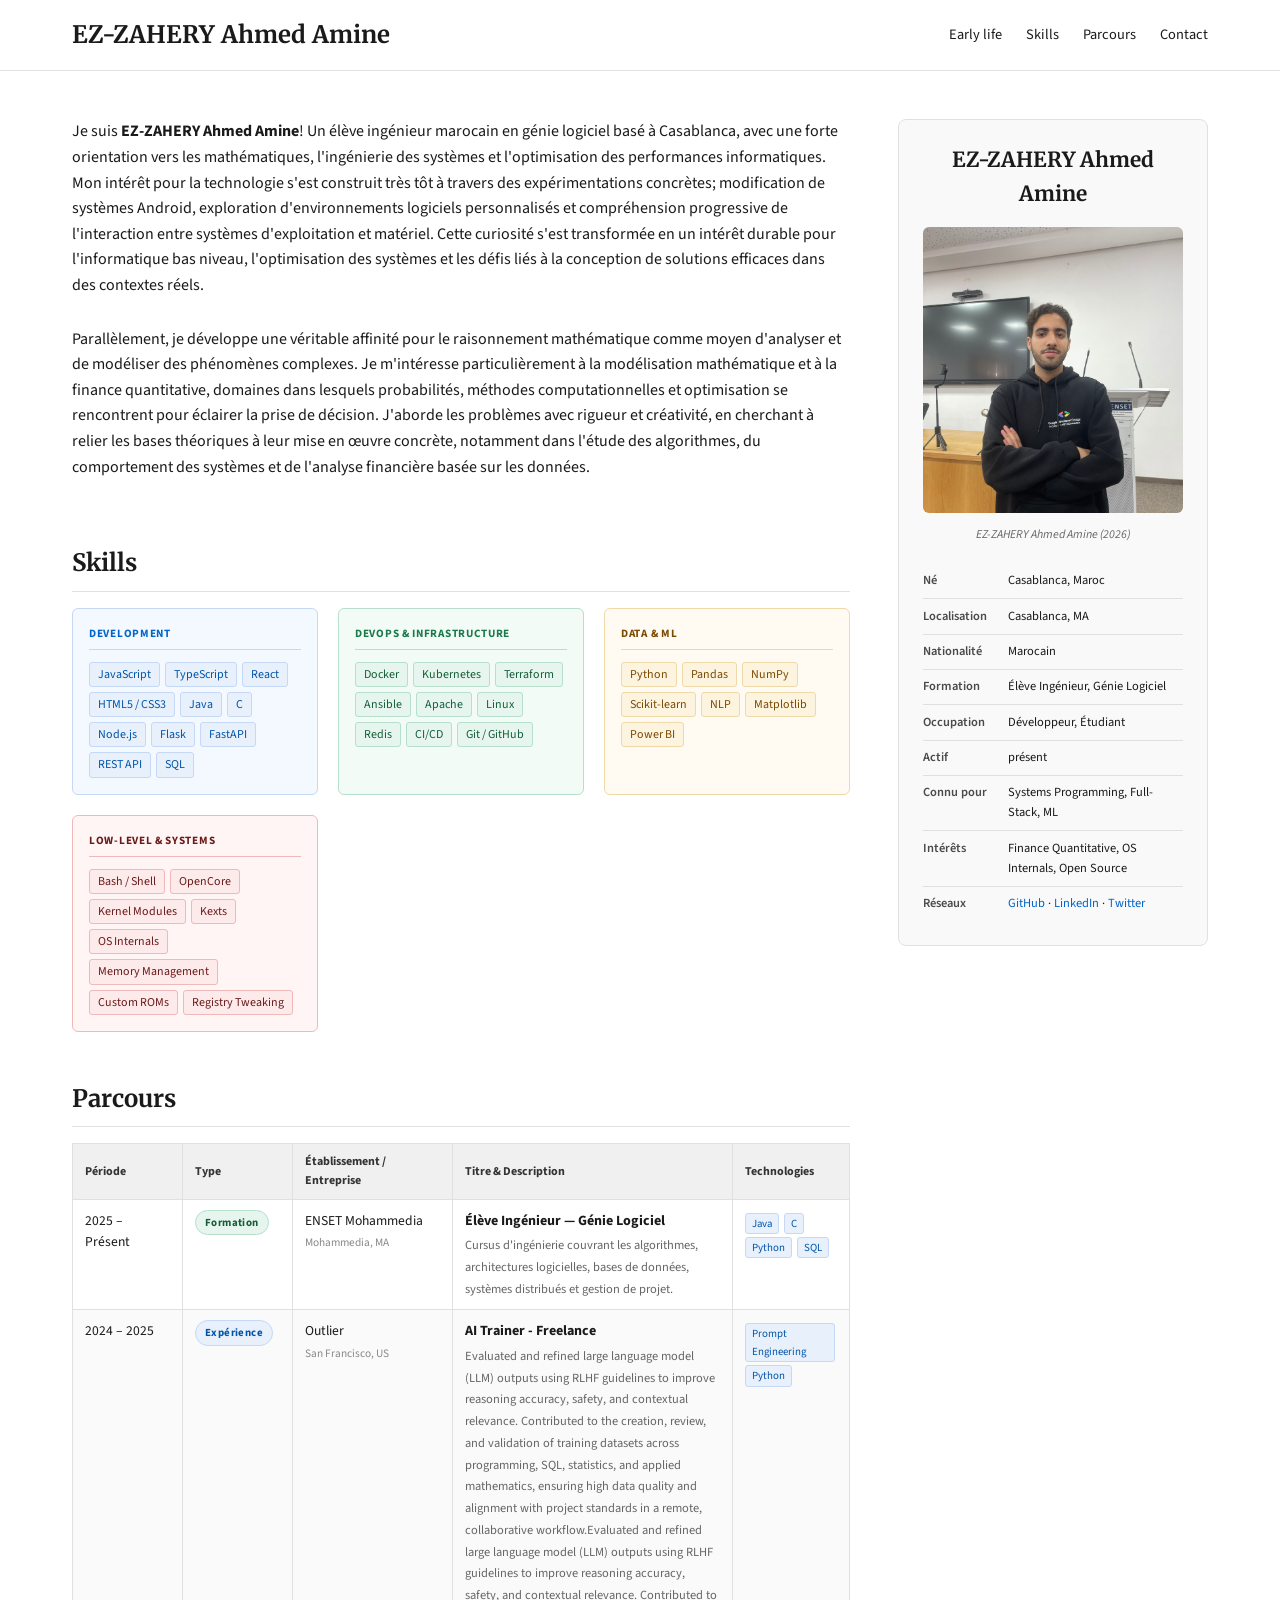
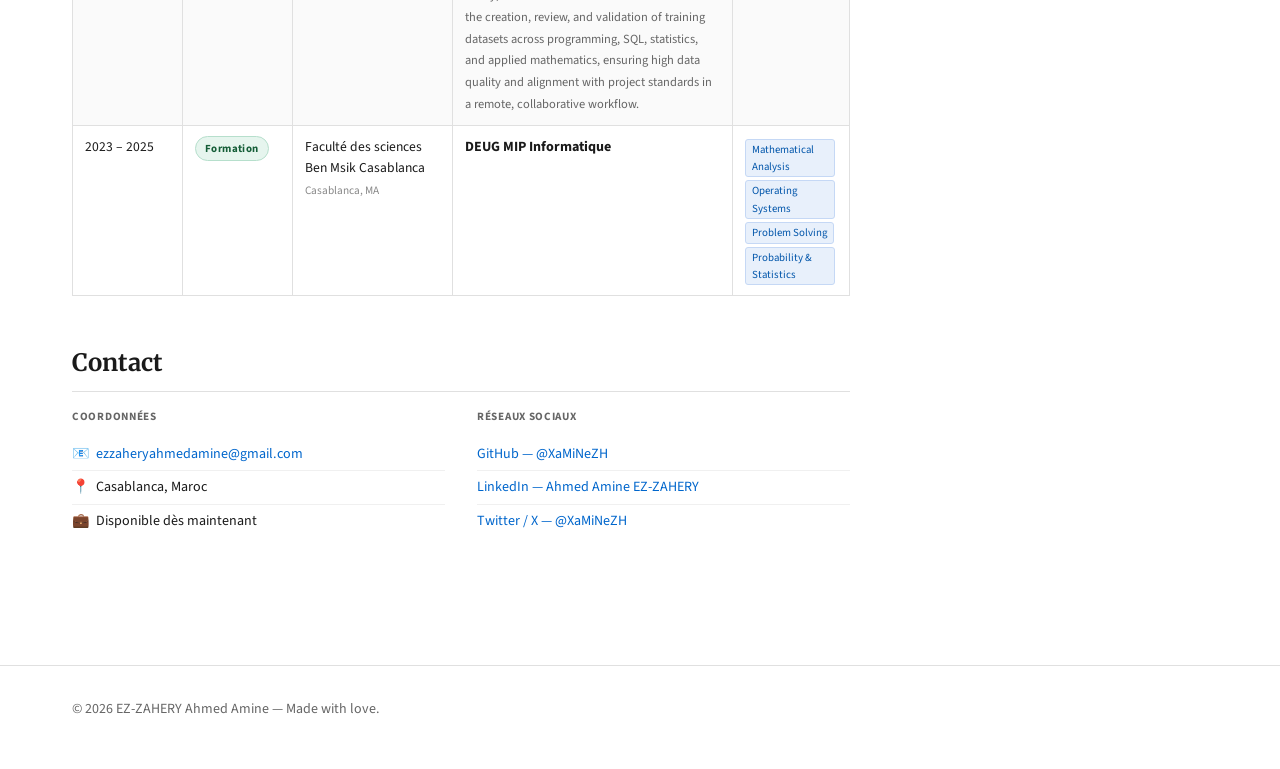
<file: tp1/index.html>
<!DOCTYPE html>
<html lang="fr">
<head>
    <meta charset="UTF-8">
    <meta name="viewport" content="width=device-width, initial-scale=1.0">
    <title>Amine's Portfolio</title>
    <link rel="preconnect" href="https://fonts.googleapis.com">
    <link rel="preconnect" href="https://fonts.gstatic.com" crossorigin>
    <link href="https://fonts.googleapis.com/css2?family=Merriweather:wght@400;700&family=Source+Sans+Pro:wght@400;500;600;700&display=swap" rel="stylesheet">
    <style>
        * { margin: 0; padding: 0; box-sizing: border-box; }

        body {
            font-family: 'Source Sans Pro', sans-serif;
            line-height: 1.6;
            color: #1a1a1a;
            background-color: #ffffff;
        }

        h1, h2, h3, h4, h5, h6 {
            font-family: 'Merriweather', serif;
            font-weight: 700;
            margin-top: 1.5rem;
            margin-bottom: 1rem;
        }

        h1 { font-size: 2.25rem; letter-spacing: -0.02em; }
        h2 { font-size: 1.875rem; }
        h3 { font-size: 1.5rem; }
        h4 { font-size: 1.125rem; }

        p { margin-bottom: 1rem; }
        a { color: #0066cc; text-decoration: none; }
        a:hover { text-decoration: underline; }
        a:visited { color: #5a3d8a; }
        strong, b { font-weight: 700; }
        em, i { font-style: italic; }

        nav {
            background-color: #ffffff;
            border-bottom: 1px solid #e0e0e0;
            padding: 1rem 0;
            position: sticky;
            top: 0;
            z-index: 100;
        }

        .nav-container {
            max-width: 1200px;
            margin: 0 auto;
            padding: 0 1rem;
            display: flex;
            justify-content: space-between;
            align-items: center;
        }

        @media (min-width: 640px)  { .nav-container { padding: 0 1.5rem; } }
        @media (min-width: 1024px) { .nav-container { padding: 0 2rem; } }

        .nav-brand {
            font-family: 'Merriweather', serif;
            font-size: 1.5rem;
            font-weight: 700;
            color: #1a1a1a;
            text-decoration: none;
        }

        .nav-links {
            display: flex;
            gap: 1.5rem;
            list-style: none;
        }

        .nav-links a {
            color: #1a1a1a;
            font-size: 0.9rem;
            transition: color 0.2s;
            text-decoration: none;
        }

        .nav-links a:hover { color: #0066cc; }

        @media (max-width: 768px) { .nav-links { display: none; } }

        .container {
            max-width: 1200px;
            margin: 0 auto;
            padding: 0 1rem;
        }

        @media (min-width: 640px)  { .container { padding: 0 1.5rem; } }
        @media (min-width: 1024px) { .container { padding: 0 2rem; } }

        main { padding: 3rem 0; }

        .content-wrapper {
            display: grid;
            grid-template-columns: 1fr 310px;
            gap: 3rem;
            align-items: start;
        }

        @media (max-width: 768px) {
            .content-wrapper { grid-template-columns: 1fr; gap: 2rem; }
        }

        .main-content { min-width: 0; }

        .profile-card {
            background-color: #f9f9f9;
            border: 1px solid #e0e0e0;
            border-radius: 8px;
            padding: 1.5rem;
            width: 100%;
            position: sticky;
            top: 72px;
        }

        @media (max-width: 768px) { .profile-card { position: static; } }

        .profile-card h2 {
            font-size: 1.3rem;
            margin-top: 0;
            margin-bottom: 1rem;
            text-align: center;
        }

        .hero-image-placeholder {
            width: 100%;
            aspect-ratio: 1 / 1.1;
            border-radius: 6px;
            margin-bottom: 0.75rem;
            background: linear-gradient(135deg, #dce6f1 0%, #b8ccdf 100%);
            display: flex;
            flex-direction: column;
            align-items: center;
            justify-content: center;
            color: #5a7fa3;
            font-size: 0.75rem;
            gap: 10px;
        }

        .avatar-circle {
            width: 72px;
            height: 72px;
            border-radius: 50%;
            background: #a0b8d0;
            display: flex;
            align-items: center;
            justify-content: center;
            font-size: 2.2rem;
            color: #fff;
        }

        .image-caption {
            font-size: 0.75rem;
            color: #666;
            font-style: italic;
            text-align: center;
            margin-bottom: 1.25rem;
        }

        .profile-card table {
            width: 100%;
            border-collapse: collapse;
            font-size: 0.78rem;
        }

        .profile-card table tbody tr { border-bottom: 1px solid #e0e0e0; }
        .profile-card table tbody tr:last-child { border-bottom: none; }

        .profile-card table td {
            padding: 0.45rem 0;
            padding-right: 0.5rem;
            vertical-align: top;
        }

        .profile-card table td:first-child {
            font-weight: 600;
            color: #4a4a4a;
            width: 85px;
            white-space: nowrap;
        }

        .profile-card table a { color: #0066cc; }

        section { margin-bottom: 3rem; }

        .section-heading {
            margin-top: 0;
            border-bottom: 1px solid #e0e0e0;
            padding-bottom: 0.5rem;
        }

        .prose { display: flex; flex-direction: column; gap: 0.75rem; }
        .intro-text { margin-bottom: 2rem; }

        /* ── SKILLS ── */
        .skills-grid {
            display: grid;
            grid-template-columns: repeat(auto-fill, minmax(200px, 1fr));
            gap: 1.25rem;
            margin-top: 1rem;
        }

        .skill-category {
            background: #f9f9f9;
            border: 1px solid #e0e0e0;
            border-radius: 6px;
            padding: 1rem;
        }

        .skill-category h5 {
            font-family: 'Source Sans Pro', sans-serif;
            font-size: 0.7rem;
            font-weight: 700;
            text-transform: uppercase;
            letter-spacing: 0.7px;
            color: #666;
            margin: 0 0 0.75rem 0;
            padding-bottom: 0.4rem;
            border-bottom: 1px solid #e0e0e0;
        }

        .skill-category.cat-dev h5    { color: #0066cc; border-color: #c5d8f5; }
        .skill-category.cat-devops h5 { color: #1a7a4a; border-color: #b6dfcc; }
        .skill-category.cat-data h5   { color: #7a4a00; border-color: #f0d9a8; }
        .skill-category.cat-low h5    { color: #6b1a1a; border-color: #f0b8b8; }

        .skill-category.cat-dev    { border-color: #c5d8f5; background: #f4f8ff; }
        .skill-category.cat-devops { border-color: #b6dfcc; background: #f3fbf7; }
        .skill-category.cat-data   { border-color: #f0d9a8; background: #fffbf3; }
        .skill-category.cat-low    { border-color: #f0b8b8; background: #fff5f5; }

        .skill-tags {
            display: flex;
            flex-wrap: wrap;
            gap: 5px;
            list-style: none;
        }

        .skill-tags li {
            font-size: 0.75rem;
            padding: 2px 8px;
            border-radius: 3px;
        }

        .cat-dev    .skill-tags li { background: #e8f0fb; color: #0055aa; border: 1px solid #c5d8f5; }
        .cat-devops .skill-tags li { background: #e6f5ee; color: #155e38; border: 1px solid #b6dfcc; }
        .cat-data   .skill-tags li { background: #fdf4e0; color: #7a4a00; border: 1px solid #f0d9a8; }
        .cat-low    .skill-tags li { background: #fdeaea; color: #6b1a1a; border: 1px solid #f0b8b8; }

        .timeline-table {
            width: 100%;
            border-collapse: collapse;
            font-size: 0.85rem;
            margin-top: 1rem;
        }

        .timeline-table th {
            background: #f0f0f0;
            font-family: 'Source Sans Pro', sans-serif;
            font-size: 0.75rem;
            font-weight: 700;
            text-align: left;
            padding: 8px 12px;
            border: 1px solid #e0e0e0;
            color: #333;
        }

        .timeline-table td {
            padding: 10px 12px;
            border: 1px solid #e0e0e0;
            vertical-align: top;
        }

        .timeline-table tr:nth-child(even) td { background: #fafafa; }

        .timeline-table .entry-title {
            font-weight: 700;
            display: block;
            margin-bottom: 2px;
            font-size: 0.88rem;
        }

        .timeline-table .entry-org {
            font-size: 0.8rem;
            color: #444;
            display: block;
            margin-bottom: 4px;
        }

        .timeline-table .entry-desc {
            font-size: 0.78rem;
            color: #666;
            line-height: 1.45;
        }

        .timeline-table .tech-pill {
            display: inline-block;
            font-size: 0.68rem;
            background: #e8f0fb;
            color: #0055aa;
            border: 1px solid #c5d8f5;
            border-radius: 3px;
            padding: 1px 6px;
            margin: 3px 2px 0 0;
        }

        /* Type badge */
        .type-badge {
            display: inline-block;
            font-family: 'Source Sans Pro', sans-serif;
            font-size: 0.68rem;
            font-weight: 700;
            letter-spacing: 0.4px;
            padding: 3px 9px;
            border-radius: 20px;
            white-space: nowrap;
        }

        .type-badge.formation {
            background: #e6f5ee;
            color: #155e38;
            border: 1px solid #b6dfcc;
        }

        .type-badge.experience {
            background: #e8f0fb;
            color: #0055aa;
            border: 1px solid #c5d8f5;
        }

        .col-period  { width: 110px; white-space: nowrap; }
        .col-type    { width: 110px; }
        .col-org     { width: 160px; }

        /* ── PROJECTS ── */
        .projects-grid {
            display: grid;
            grid-template-columns: repeat(auto-fill, minmax(220px, 1fr));
            gap: 1rem;
            margin-top: 1rem;
        }

        .project-card {
            border: 1px solid #e0e0e0;
            border-radius: 6px;
            padding: 1rem;
            background: #fff;
            transition: box-shadow 0.2s, border-color 0.2s;
        }

        .project-card:hover {
            box-shadow: 0 2px 12px rgba(0,0,0,0.08);
            border-color: #b0c8e8;
        }

        .project-card h4 { font-size: 0.95rem; margin: 0 0 0.4rem; }

        .project-tag {
            display: inline-block;
            font-size: 0.7rem;
            background: #e8f0fb;
            color: #0066cc;
            border: 1px solid #c5d8f5;
            border-radius: 3px;
            padding: 1px 7px;
            margin-bottom: 0.6rem;
        }

        .project-card p { font-size: 0.82rem; color: #555; margin: 0; line-height: 1.5; }

        /* ── CONTACT ── */
        .contact-cols {
            display: grid;
            grid-template-columns: 1fr 1fr;
            gap: 2rem;
            margin-top: 1rem;
        }

        @media (max-width: 560px) { .contact-cols { grid-template-columns: 1fr; } }

        .contact-block h5 {
            font-family: 'Source Sans Pro', sans-serif;
            font-size: 0.7rem;
            font-weight: 700;
            text-transform: uppercase;
            letter-spacing: 0.7px;
            color: #666;
            margin: 0 0 0.75rem;
        }

        .contact-block ul { list-style: none; }

        .contact-block ul li {
            font-size: 0.88rem;
            padding: 5px 0;
            border-bottom: 1px solid #f0f0f0;
        }

        .contact-block ul li:last-child { border-bottom: none; }

        footer {
            border-top: 1px solid #e0e0e0;
            padding: 2rem 0;
            margin-top: 2rem;
            font-size: 0.875rem;
            color: #666;
        }

        .footer-inner {
            display: flex;
            justify-content: space-between;
            align-items: center;
            flex-wrap: wrap;
            gap: 12px;
        }

        .footer-badges { display: flex; gap: 8px; }

        .badge {
            font-size: 0.7rem;
            background: #f0f0f0;
            border: 1px solid #e0e0e0;
            padding: 3px 8px;
            border-radius: 3px;
            color: #666;
        }
    </style>
</head>
<body>

<nav>
    <div class="nav-container">
        <a href="#" class="nav-brand">EZ-ZAHERY Ahmed Amine</a>
        <ul class="nav-links">
            <li><a href="#a-propos">Early life</a></li>
            <li><a href="#competences">Skills</a></li>
            <li><a href="#parcours">Parcours</a></li>
            <li><a href="#contact">Contact</a></li>
        </ul>
    </div>
</nav>

<main>
    <div class="container">
        <div class="content-wrapper">

            <div class="main-content">


                <section id="a-propos">
                    <div class="prose intro-text">
                        <p>
                            Je suis <strong>EZ-ZAHERY Ahmed Amine</strong>! Un élève ingénieur marocain en génie logiciel basé à Casablanca, avec une forte orientation vers les mathématiques, l'ingénierie des systèmes et l'optimisation des performances informatiques. Mon intérêt pour la technologie s'est construit très tôt à travers des expérimentations concrètes; modification de systèmes Android, exploration d'environnements logiciels personnalisés et compréhension progressive de l'interaction entre systèmes d'exploitation et matériel. Cette curiosité s'est transformée en un intérêt durable pour l'informatique bas niveau, l'optimisation des systèmes et les défis liés à la conception de solutions efficaces dans des contextes réels.
                        </p>
                        <p>
                          Parallèlement, je développe une véritable affinité pour le raisonnement mathématique comme moyen d'analyser et de modéliser des phénomènes complexes. Je m'intéresse particulièrement à la modélisation mathématique et à la finance quantitative, domaines dans lesquels probabilités, méthodes computationnelles et optimisation se rencontrent pour éclairer la prise de décision. J'aborde les problèmes avec rigueur et créativité, en cherchant à relier les bases théoriques à leur mise en œuvre concrète, notamment dans l'étude des algorithmes, du comportement des systèmes et de l'analyse financière basée sur les données.
                        </p>
                    </div>
                </section>


                <section id="competences">
                    <h3 class="section-heading">Skills</h3>
                    <div class="skills-grid">
                        <div class="skill-category cat-dev">
                            <h5>Development</h5>
                            <ul class="skill-tags">
                                <li>JavaScript</li>
                                <li>TypeScript</li>
                                <li>React</li>
                                <li>HTML5 / CSS3</li>
                                <li>Java</li>
                                <li>C</li>
                                <li>Node.js</li>
                                <li>Flask</li>
                                <li>FastAPI</li>
                                <li>REST API</li>
                                <li>SQL</li>
                            </ul>
                        </div>
                        <div class="skill-category cat-devops">
                            <h5>DevOps &amp; Infrastructure</h5>
                            <ul class="skill-tags">
                                <li>Docker</li>
                                <li>Kubernetes</li>
                                <li>Terraform</li>
                                <li>Ansible</li>
                                <li>Apache</li>
                                <li>Linux</li>
                                <li>Redis</li>
                                <li>CI/CD</li>
                                <li>Git / GitHub</li>
                            </ul>
                        </div>
                        <div class="skill-category cat-data">
                            <h5>Data &amp; ML</h5>
                            <ul class="skill-tags">
                                <li>Python</li>
                                <li>Pandas</li>
                                <li>NumPy</li>
                                <li>Scikit-learn</li>
                                <li>NLP</li>
                                <li>Matplotlib</li>
                                <li>Power BI</li>
                            </ul>
                        </div>
                        <div class="skill-category cat-low">
                            <h5>Low-Level &amp; Systems</h5>
                            <ul class="skill-tags">
                                <li>Bash / Shell</li>
                                <li>OpenCore</li>
                                <li>Kernel Modules</li>
                                <li>Kexts</li>
                                <li>OS Internals</li>
                                <li>Memory Management</li>
                                <li>Custom ROMs</li>
                                <li>Registry Tweaking</li>
                            </ul>
                        </div>
                    </div>
                </section>


                <section id="parcours">
                    <h3 class="section-heading">Parcours</h3>

                    <table class="timeline-table" role="table" aria-label="Parcours académique et professionnel">
                        <thead>
                            <tr>
                                <th scope="col" class="col-period">Période</th>
                                <th scope="col" class="col-type">Type</th>
                                <th scope="col" class="col-org">Établissement / Entreprise</th>
                                <th scope="col">Titre &amp; Description</th>
                                <th scope="col">Technologies</th>
                            </tr>
                        </thead>
                        <tbody>
                            <tr>
                                <td>2025 – Présent</td>
                                <td><span class="type-badge formation">Formation</span></td>
                                <td>
                                    ENSET Mohammedia<br>
                                    <small style="color:#888">Mohammedia, MA</small>
                                </td>
                                <td>
                                    <span class="entry-title">Élève Ingénieur — Génie Logiciel</span>
                                    <span class="entry-desc">Cursus d'ingénierie couvrant les algorithmes, architectures logicielles, bases de données, systèmes distribués et gestion de projet.</span>
                                </td>
                                <td>
                                    <span class="tech-pill">Java</span>
                                    <span class="tech-pill">C</span>
                                    <span class="tech-pill">Python</span>
                                    <span class="tech-pill">SQL</span>
                                </td>
                            </tr>
                            <tr>
                                <td>2024 – 2025</td>
                                <td><span class="type-badge experience">Expérience</span></td>
                                <td>
                                    Outlier<br>
                                    <small style="color:#888">San Francisco, US</small>
                                </td>
                                <td>
                                    <span class="entry-title">AI Trainer - Freelance</span>
                                    <span class="entry-desc">Evaluated and refined large language model (LLM) outputs using RLHF guidelines to improve reasoning accuracy, safety, and contextual relevance. Contributed to the creation, review, and validation of training datasets across programming, SQL, statistics, and applied mathematics, ensuring high data quality and alignment with project standards in a remote, collaborative workflow.Evaluated and refined large language model (LLM) outputs using RLHF guidelines to improve reasoning accuracy, safety, and contextual relevance. Contributed to the creation, review, and validation of training datasets across programming, SQL, statistics, and applied mathematics, ensuring high data quality and alignment with project standards in a remote, collaborative workflow.</span>
                                </td>
                                <td>
                                    <span class="tech-pill">Prompt Engineering</span>
                                    <span class="tech-pill">Python</span>
                                </td>
                            </tr>
                            <tr>
                                <td>2023 – 2025</td>
                                <td><span class="type-badge formation">Formation</span></td>
                                <td>
                                    Faculté des sciences Ben Msik Casablanca<br>
                                    <small style="color:#888">Casablanca, MA</small>
                                </td>
                                <td>
                                    <span class="entry-title">DEUG MIP Informatique</span>
                                <td>
                                    <span class="tech-pill">Mathematical Analysis</span>
                                    <span class="tech-pill">Operating Systems</span>
                                    <span class="tech-pill">Problem Solving</span>
                                    <span class="tech-pill">Probability & Statistics</span>
                                </td>
                            </tr>
                            </tr>
                        </tbody>
                    </table>
                </section>
                <section id="contact">
                    <h3 class="section-heading">Contact</h3>
                    <div class="contact-cols">
                        <div class="contact-block">
                            <h5>Coordonnées</h5>
                            <ul>
                                <li>📧 &nbsp;<a href="mailto:ezzaheryahmedamine@gmail.com">ezzaheryahmedamine@gmail.com</a></li>
                                <li>📍 &nbsp;Casablanca, Maroc</li>
                                <li>💼 &nbsp;Disponible dès maintenant</li>
                            </ul>
                        </div>
                        <div class="contact-block">
                            <h5>Réseaux sociaux</h5>
                            <ul>
                                <li><a href="https://github.com/XaMiNeZH" target="_blank" rel="noopener noreferrer">GitHub — @XaMiNeZH</a></li>
                                <li><a href="https://linkedin.com/in/ahmed-amine-ez-zahery" target="_blank" rel="noopener noreferrer">LinkedIn — Ahmed Amine EZ-ZAHERY</a></li>
                                <li><a href="https://twitter.com/XaMiNeZH" target="_blank" rel="noopener noreferrer">Twitter / X — @XaMiNeZH</a></li>
                            </ul>
                        </div>
                    </div>
                </section>

            </div>
            <aside class="profile-card">
                <h2>EZ-ZAHERY Ahmed Amine</h2>

                <img src="./IMG_8576.JPEG" alt="EZ-ZAHERY Ahmed Amine, Casablanca 2024" style="width:100%; border-radius:6px; margin-bottom:0.75rem; display:block; object-fit:cover; aspect-ratio: 1 / 1.1;">
                <p class="image-caption">EZ-ZAHERY Ahmed Amine (2026)</p>

                <table>
                    <tbody>
                        <tr>
                            <td>Né</td>
                            <td>Casablanca, Maroc</td>
                        </tr>
                        <tr>
                            <td>Localisation</td>
                            <td>Casablanca, MA</td>
                        </tr>
                        <tr>
                            <td>Nationalité</td>
                            <td>Marocain</td>
                        </tr>
                        <tr>
                            <td>Formation</td>
                            <td>Élève Ingénieur, Génie Logiciel</td>
                        </tr>
                        <tr>
                            <td>Occupation</td>
                            <td>Développeur, Étudiant</td>
                        </tr>
                        <tr>
                            <td>Actif</td>
                            <td>présent</td>
                        </tr>
                        <tr>
                            <td>Connu pour</td>
                            <td>Systems Programming, Full-Stack, ML</td>
                        </tr>
                        <tr>
                            <td>Intérêts</td>
                            <td>Finance Quantitative, OS Internals, Open Source</td>
                        </tr>
                        <tr>
                            <td>Réseaux</td>
                            <td>
                                <a href="https://github.com/XaMiNeZH" target="_blank" rel="noopener noreferrer">GitHub</a> ·
                                <a href="https://linkedin.com/in/ahmed-amine-ez-zahery" target="_blank" rel="noopener noreferrer">LinkedIn</a> ·
                                <a href="https://twitter.com/XaMiNeZH" target="_blank" rel="noopener noreferrer">Twitter</a>
                            </td>
                        </tr>
                    </tbody>
                </table>
            </aside>

        </div>
    </div>
</main>

<footer>
    <div class="container">
        <div class="footer-inner">
            <p>© 2026 EZ-ZAHERY Ahmed Amine — Made with love.</p>
            <div class="footer-badges">
            </div>
        </div>
    </div>
</footer>

</body>
</html>
</file>
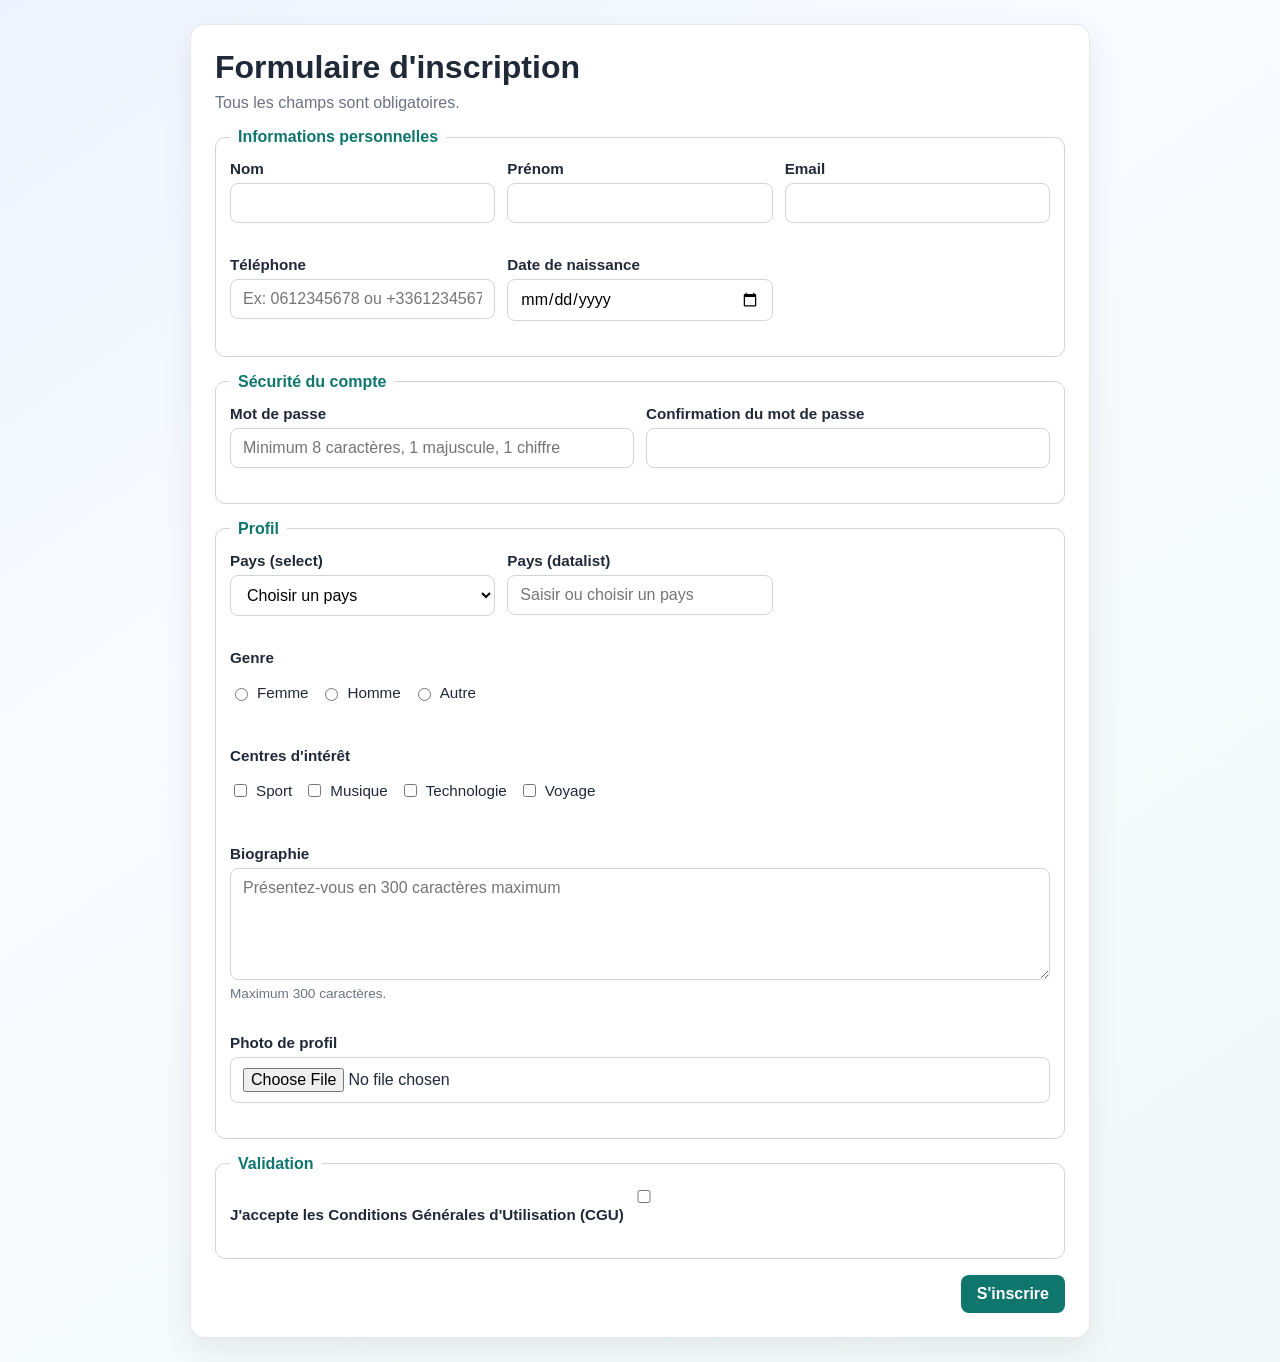
<file: tp2/index.html>
<!doctype html>
<html lang="fr">
  <head>
  <meta charset="UTF-8">
  <meta name="viewport" content="width=device-width, initial-scale=1.0">
  <title>Formulaire d'inscription</title>
  <link rel="stylesheet" href="styles.css">
 
  </head>
  </head>
  <body>
    <main class="container">
      <h1>Formulaire d'inscription</h1>
      <p class="note">Tous les champs sont obligatoires.</p>

      <form id="inscriptionForm" novalidate>
        <fieldset>
          <legend>Informations personnelles</legend>
          <div class="grid">
            <div class="field">
              <label for="nom">Nom</label>
              <input
                id="nom"
                name="nom"
                type="text"
                required
                autocomplete="family-name"
              />
              <small class="error-text" id="nom-error"></small>
            </div>

            <div class="field">
              <label for="prenom">Prénom</label>
              <input
                id="prenom"
                name="prenom"
                type="text"
                required
                autocomplete="given-name"
              />
              <small class="error-text" id="prenom-error"></small>
            </div>

            <div class="field">
              <label for="email">Email</label>
              <input
                id="email"
                name="email"
                type="email"
                required
                autocomplete="email"
              />
              <small class="error-text" id="email-error"></small>
            </div>

            <div class="field">
              <label for="telephone">Téléphone</label>
              <input
                id="telephone"
                name="telephone"
                type="tel"
                required
                autocomplete="tel"
                pattern="^(?:\\+33|0)[1-9](?:[\\s.-]?\\d{2}){4}$"
                placeholder="Ex: 0612345678 ou +33612345678"
              />
              <small class="error-text" id="telephone-error"></small>
            </div>

            <div class="field">
              <label for="dateNaissance">Date de naissance</label>
              <input
                id="dateNaissance"
                name="dateNaissance"
                type="date"
                required
                autocomplete="bday"
              />
              <small class="error-text" id="dateNaissance-error"></small>
            </div>
          </div>
        </fieldset>

        <fieldset>
          <legend>Sécurité du compte</legend>
          <div class="grid">
            <div class="field">
              <label for="motDePasse">Mot de passe</label>
              <input
                id="motDePasse"
                name="motDePasse"
                type="password"
                required
                minlength="8"
                autocomplete="new-password"
                pattern="^(?=.*[A-Z])(?=.*\\d).{8,}$"
                placeholder="Minimum 8 caractères, 1 majuscule, 1 chiffre"
              />
              <small class="error-text" id="motDePasse-error"></small>
            </div>

            <div class="field">
              <label for="confirmationMotDePasse"
                >Confirmation du mot de passe</label
              >
              <input
                id="confirmationMotDePasse"
                name="confirmationMotDePasse"
                type="password"
                required
                autocomplete="new-password"
              />
              <small
                class="error-text"
                id="confirmationMotDePasse-error"
              ></small>
            </div>
          </div>
        </fieldset>

        <fieldset>
          <legend>Profil</legend>
          <div class="grid">
            <div class="field">
              <label for="paysSelect">Pays (select)</label>
              <select
                id="paysSelect"
                name="paysSelect"
                required
                autocomplete="country-name"
              >
                <option value="">Choisir un pays</option>
                <option value="France">France</option>
                <option value="Belgique">Belgique</option>
                <option value="Suisse">Suisse</option>
                <option value="Canada">Canada</option>
                <option value="Maroc">Maroc</option>
                <option value="Tunisie">Tunisie</option>
              </select>
              <small class="error-text" id="paysSelect-error"></small>
            </div>

            <div class="field">
              <label for="paysDatalist">Pays (datalist)</label>
              <input
                id="paysDatalist"
                name="paysDatalist"
                list="listePays"
                required
                autocomplete="country-name"
                placeholder="Saisir ou choisir un pays"
              />
              <datalist id="listePays">
                <option value="France"></option>
                <option value="Belgique"></option>
                <option value="Suisse"></option>
                <option value="Canada"></option>
                <option value="Maroc"></option>
                <option value="Algérie"></option>
                <option value="Tunisie"></option>
                <option value="Espagne"></option>
                <option value="Allemagne"></option>
              </datalist>
              <small class="error-text" id="paysDatalist-error"></small>
            </div>

            <div class="field field-full">
              <label>Genre</label>
              <div class="inline-options" id="genreGroup">
                <label
                  ><input
                    type="radio"
                    name="genre"
                    value="femme"
                    required
                    autocomplete="sex"
                  />
                  Femme</label
                >
                <label
                  ><input
                    type="radio"
                    name="genre"
                    value="homme"
                    required
                    autocomplete="sex"
                  />
                  Homme</label
                >
                <label
                  ><input
                    type="radio"
                    name="genre"
                    value="autre"
                    required
                    autocomplete="sex"
                  />
                  Autre</label
                >
              </div>
              <small class="error-text" id="genre-error"></small>
            </div>

            <div class="field field-full">
              <label>Centres d'intérêt</label>
              <div class="inline-options" id="interetsGroup">
                <label
                  ><input type="checkbox" name="interets" value="sport" />
                  Sport</label
                >
                <label
                  ><input type="checkbox" name="interets" value="musique" />
                  Musique</label
                >
                <label
                  ><input type="checkbox" name="interets" value="technologie" />
                  Technologie</label
                >
                <label
                  ><input type="checkbox" name="interets" value="voyage" />
                  Voyage</label
                >
              </div>
              <small class="error-text" id="interets-error"></small>
            </div>

            <div class="field field-full">
              <label for="biographie">Biographie</label>
              <textarea
                id="biographie"
                name="biographie"
                rows="5"
                maxlength="300"
                required
                autocomplete="off"
                placeholder="Présentez-vous en 300 caractères maximum"
              ></textarea>
              <small class="hint">Maximum 300 caractères.</small>
              <small class="error-text" id="biographie-error"></small>
            </div>

            <div class="field field-full">
              <label for="photo">Photo de profil</label>
              <input
                id="photo"
                name="photo"
                type="file"
                accept="image/*"
                required
                autocomplete="off"
              />
              <small class="error-text" id="photo-error"></small>
            </div>
          </div>
        </fieldset>

        <fieldset>
          <legend>Validation</legend>
          <div class="field field-full">
            <label>
              <input
                id="cgu"
                name="cgu"
                type="checkbox"
                required
                autocomplete="off"
              />
              J'accepte les Conditions Générales d'Utilisation (CGU)
            </label>
            <small class="error-text" id="cgu-error"></small>
          </div>
        </fieldset>

        <div class="actions">
          <button type="submit">S'inscrire</button>
        </div>
      </form>
    </main>

    <script>
      const form = document.getElementById("inscriptionForm");
      const birthDateInput = document.getElementById("dateNaissance");
      const passwordInput = document.getElementById("motDePasse");
      const confirmInput = document.getElementById("confirmationMotDePasse");
      const interests = Array.from(
        document.querySelectorAll('input[name="interets"]'),
      );

      const customMessages = {
        nom: "Veuillez saisir votre nom.",
        prenom: "Veuillez saisir votre prénom.",
        email: {
          valueMissing: "Veuillez saisir votre adresse email.",
          typeMismatch: "Veuillez saisir une adresse email valide.",
        },
        telephone: {
          valueMissing: "Veuillez saisir votre numéro de téléphone.",
          patternMismatch:
            "Numéro invalide. Format français attendu (ex: 0612345678).",
        },
        dateNaissance: {
          valueMissing: "Veuillez indiquer votre date de naissance.",
          rangeOverflow: "Vous devez avoir au moins 18 ans pour vous inscrire.",
        },
        motDePasse: {
          valueMissing: "Veuillez saisir un mot de passe.",
          tooShort: "Le mot de passe doit contenir au moins 8 caractères.",
          patternMismatch:
            "Le mot de passe doit contenir 1 majuscule et 1 chiffre minimum.",
        },
        confirmationMotDePasse: {
          valueMissing: "Veuillez confirmer votre mot de passe.",
          customError: "Les deux mots de passe doivent être identiques.",
        },
        paysSelect: "Veuillez sélectionner un pays.",
        paysDatalist: "Veuillez saisir un pays dans la liste proposée.",
        biographie: {
          valueMissing: "Veuillez rédiger une courte biographie.",
          tooLong: "Votre biographie ne doit pas dépasser 300 caractères.",
        },
        photo: "Veuillez ajouter une photo de profil.",
        cgu: "Vous devez accepter les CGU pour continuer.",
      };

      function formatDateISO(date) {
        const y = date.getFullYear();
        const m = String(date.getMonth() + 1).padStart(2, "0");
        const d = String(date.getDate()).padStart(2, "0");
        return `${y}-${m}-${d}`;
      }

      function setAgeLimit() {
        const today = new Date();
        const adultDate = new Date(
          today.getFullYear() - 18,
          today.getMonth(),
          today.getDate(),
        );
        birthDateInput.max = formatDateISO(adultDate);
      }

      function validatePasswordMatch() {
        if (confirmInput.value && confirmInput.value !== passwordInput.value) {
          confirmInput.setCustomValidity(
            "Les mots de passe ne correspondent pas.",
          );
        } else {
          confirmInput.setCustomValidity("");
        }
      }

      function validateInterestsGroup() {
        const oneChecked = interests.some((checkbox) => checkbox.checked);
        const target = interests[0];
        if (!oneChecked) {
          target.setCustomValidity(
            "Veuillez sélectionner au moins un centre d'intérêt.",
          );
        } else {
          target.setCustomValidity("");
        }
        return oneChecked;
      }

      function getMessage(input) {
        const entry = customMessages[input.id] || "Ce champ est invalide.";
        if (typeof entry === "string") {
          return entry;
        }
        if (input.validity.valueMissing && entry.valueMissing)
          return entry.valueMissing;
        if (input.validity.typeMismatch && entry.typeMismatch)
          return entry.typeMismatch;
        if (input.validity.patternMismatch && entry.patternMismatch)
          return entry.patternMismatch;
        if (input.validity.tooShort && entry.tooShort) return entry.tooShort;
        if (input.validity.tooLong && entry.tooLong) return entry.tooLong;
        if (input.validity.rangeOverflow && entry.rangeOverflow)
          return entry.rangeOverflow;
        if (input.validity.customError && entry.customError)
          return entry.customError;
        return "Ce champ est invalide.";
      }

      function showError(input) {
        const errorSlot = document.getElementById(`${input.id}-error`);
        if (!errorSlot) return;
        errorSlot.textContent = input.validationMessage || "";
      }

      function setCustomMessageOnInvalid(input) {
        input.addEventListener("invalid", () => {
          input.setCustomValidity("");
          if (!input.checkValidity()) {
            input.setCustomValidity(getMessage(input));
          }
          showError(input);
        });

        input.addEventListener("input", () => {
          input.setCustomValidity("");
          if (input.id === "confirmationMotDePasse") {
            validatePasswordMatch();
          }
          if (input.id === "motDePasse") {
            validatePasswordMatch();
          }
          showError(input);
        });
      }

      setAgeLimit();

      const standardInputs = Array.from(
        form.querySelectorAll(
          "input:not([type='radio']):not([type='checkbox']), select, textarea",
        ),
      );
      standardInputs.forEach(setCustomMessageOnInvalid);

      const cguInput = document.getElementById("cgu");
      cguInput.addEventListener("invalid", () => {
        cguInput.setCustomValidity(cguInput.checked ? "" : customMessages.cgu);
        showError(cguInput);
      });
      cguInput.addEventListener("input", () => {
        cguInput.setCustomValidity("");
        showError(cguInput);
      });

      const genreRadios = Array.from(
        document.querySelectorAll('input[name="genre"]'),
      );
      genreRadios.forEach((radio) => {
        radio.addEventListener("invalid", () => {
          const errorSlot = document.getElementById("genre-error");
          errorSlot.textContent = "Veuillez choisir un genre.";
        });
        radio.addEventListener("change", () => {
          const errorSlot = document.getElementById("genre-error");
          errorSlot.textContent = "";
        });
      });

      interests.forEach((checkbox) => {
        checkbox.addEventListener("change", () => {
          validateInterestsGroup();
          document.getElementById("interets-error").textContent = "";
        });
      });

      form.addEventListener("submit", (event) => {
        validatePasswordMatch();
        const interestsOk = validateInterestsGroup();
        if (!interestsOk) {
          document.getElementById("interets-error").textContent =
            "Veuillez sélectionner au moins un centre d'intérêt.";
        }

        if (!form.checkValidity() || !interestsOk) {
          event.preventDefault();
          form.reportValidity();
        }
      });
    </script>
  </body>
</html>
</file>
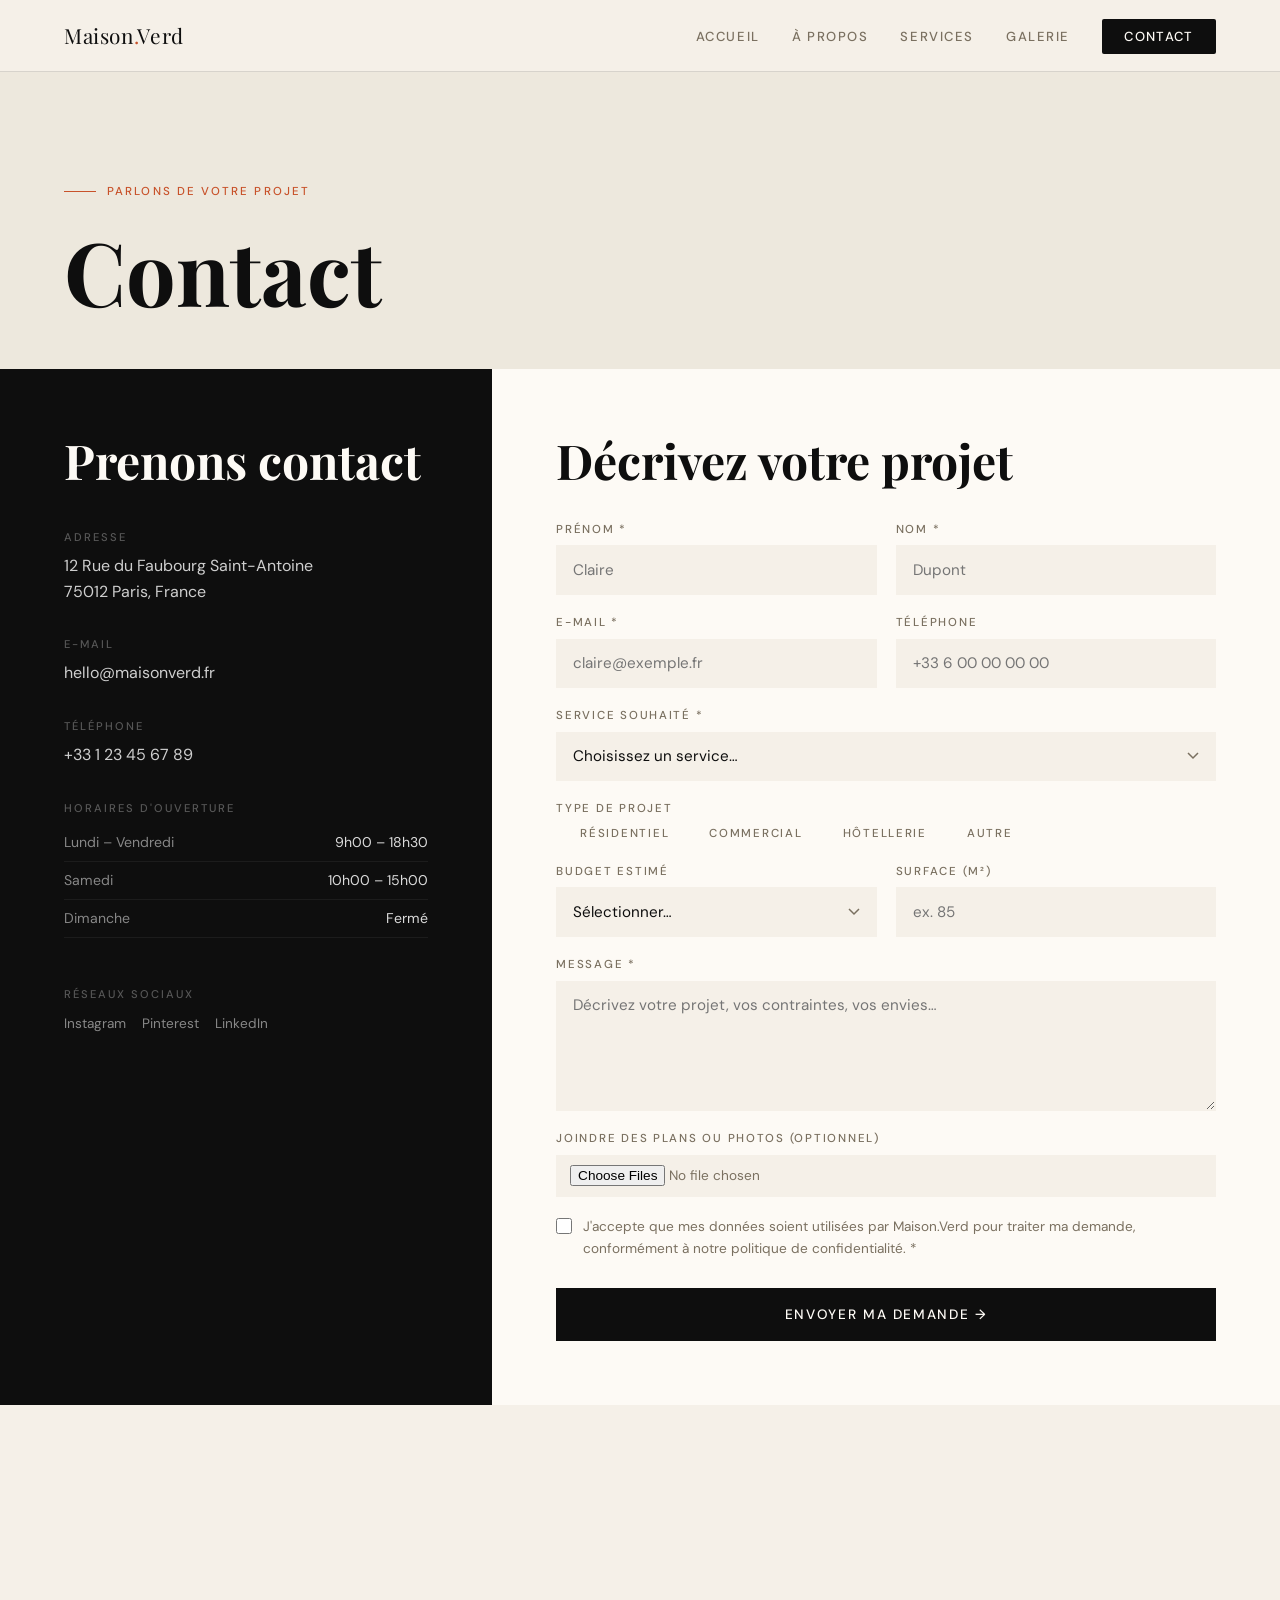
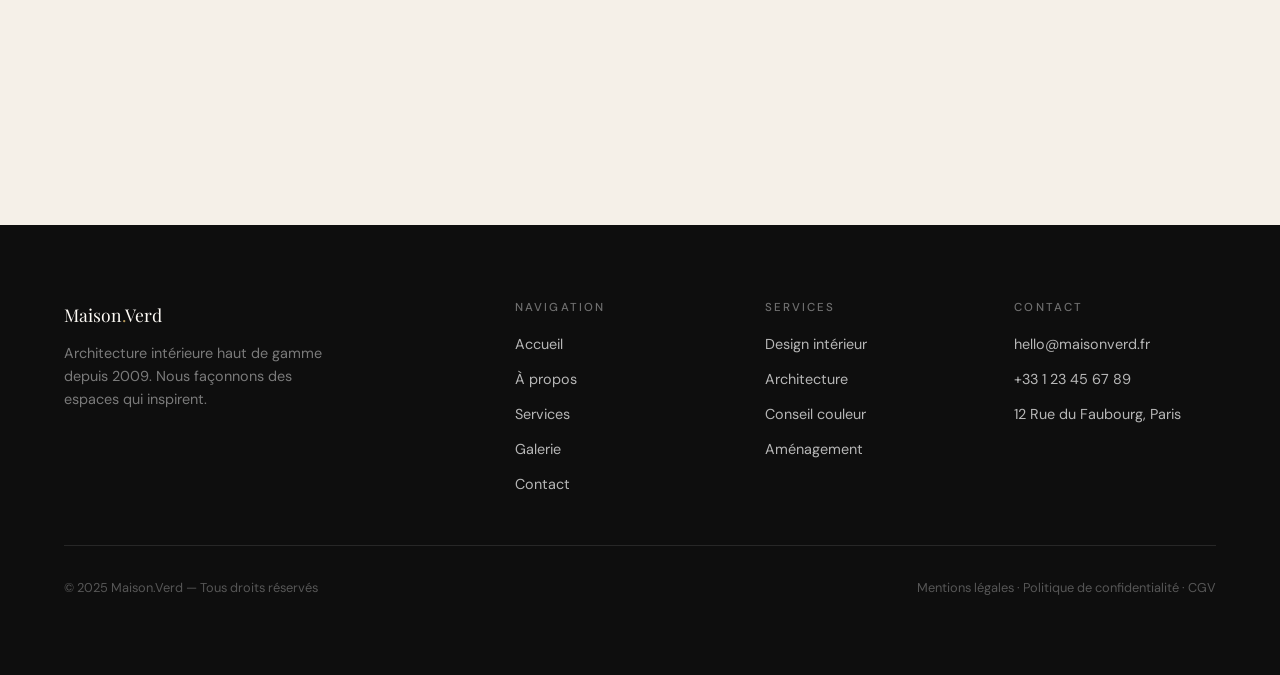
<file: tp3/pages/contact.html>
<!DOCTYPE html>
<html lang="fr">
<head>
  <meta charset="UTF-8" />
  <meta name="viewport" content="width=device-width, initial-scale=1.0" />
  <title>Contact — Maison.Verd</title>
  <meta name="description" content="Contactez le studio Maison.Verd. Formulaire, téléphone, e-mail et plan d'accès." />
  <meta property="og:title" content="Contact — Maison.Verd" />
  <meta property="og:description" content="Prenez contact avec notre équipe pour votre projet." />
  <meta property="og:type" content="website" />
  <meta property="og:image" content="https://images.unsplash.com/photo-1497366216548-37526070297c?w=1200" />
  <link rel="stylesheet" href="../css/style.css" />
  <style>
    /* ── PAGE HEADER ─────────────── */
    .page-header {
      padding: clamp(4rem, 8vw, 7rem) clamp(1.5rem, 5vw, 4rem) 3rem;
      background: var(--cream);
    }

    /* ── CONTACT LAYOUT ──────────── */
    .contact-wrap {
      display: grid;
      grid-template-columns: 1fr 1.6fr;
      gap: 0;
      min-height: 70vh;
    }

    /* ── CONTACT INFO PANEL ──────── */
    .contact-info {
      padding: clamp(2.5rem, 5vw, 4.5rem);
      background: var(--ink); color: var(--white);
    }
    .contact-info h2 { color: var(--white); margin-bottom: 2.5rem; }
    .info-block + .info-block { margin-top: 2rem; }
    .info-label {
      font-size: .7rem; font-weight: 500;
      letter-spacing: .18em; text-transform: uppercase;
      color: rgba(255,255,255,.3);
      margin-bottom: .4rem;
    }
    .info-block a, .info-block p {
      color: rgba(255,255,255,.8);
      font-size: 1rem; text-decoration: none;
      transition: color .2s;
      max-width: none;
    }
    .info-block a:hover { color: var(--gold); }
    .hours-row {
      display: flex; justify-content: space-between;
      border-bottom: 1px solid rgba(255,255,255,.06);
      padding: .45rem 0;
      font-size: .88rem;
    }
    .hours-row span:first-child { color: rgba(255,255,255,.5); }
    .hours-row span:last-child { color: rgba(255,255,255,.85); }

    /* ── FORM PANEL ──────────────── */
    .contact-form-wrap {
      padding: clamp(2.5rem, 5vw, 4.5rem);
      background: var(--white);
    }
    .contact-form-wrap h2 { margin-bottom: 2rem; }

    .form-row {
      display: grid; grid-template-columns: 1fr 1fr; gap: 1.2rem;
      margin-bottom: 1.2rem;
    }
    .form-group { display: flex; flex-direction: column; gap: .4rem; }
    .form-group label {
      font-size: .72rem; font-weight: 500;
      letter-spacing: .15em; text-transform: uppercase;
      color: var(--muted);
    }
    .form-group input,
    .form-group select,
    .form-group textarea {
      width: 100%;
      padding: .85rem 1rem;
      background: var(--paper);
      border: 1.5px solid transparent;
      outline: none;
      font-family: 'DM Sans', sans-serif;
      font-size: .95rem;
      color: var(--ink);
      transition: border-color .25s, background .25s;
      appearance: none;
      border-radius: 0;
    }
    .form-group input:focus,
    .form-group select:focus,
    .form-group textarea:focus {
      border-color: var(--accent);
      background: var(--white);
    }
    .form-group input[type="file"] {
      padding: .6rem .8rem;
      font-size: .85rem; color: var(--muted);
      cursor: pointer;
    }
    .form-group textarea { resize: vertical; min-height: 130px; }
    .form-group select {
      background-image: url("data:image/svg+xml,%3Csvg xmlns='http://www.w3.org/2000/svg' width='12' height='8' viewBox='0 0 12 8'%3E%3Cpath d='M1 1l5 5 5-5' stroke='%237a7060' stroke-width='1.5' fill='none'/%3E%3C/svg%3E");
      background-repeat: no-repeat; background-position: right 1rem center;
      padding-right: 2.5rem;
    }

    /* Radio group */
    .radio-group { display: flex; gap: 1rem; flex-wrap: wrap; }
    .radio-label {
      display: flex; align-items: center; gap: .5rem;
      font-size: .88rem; color: var(--muted); cursor: pointer;
      letter-spacing: 0; text-transform: none;
    }
    .radio-label input[type="radio"] {
      width: 16px; height: 16px; accent-color: var(--accent);
      padding: 0; background: transparent; border: none;
    }

    .form-full { margin-bottom: 1.2rem; }

    /* Checkbox */
    .checkbox-label {
      display: flex; align-items: flex-start; gap: .7rem;
      font-size: .85rem; color: var(--muted); cursor: pointer;
      letter-spacing: 0; text-transform: none;
    }
    .checkbox-label input[type="checkbox"] {
      width: 16px; height: 16px; margin-top: 2px;
      accent-color: var(--accent); flex-shrink: 0;
      padding: 0; background: transparent; border: none;
    }

    .form-submit { margin-top: 1.8rem; }
    .btn-submit {
      width: 100%;
      padding: 1.1rem 2rem;
      font-size: .85rem; font-weight: 500;
      letter-spacing: .12em; text-transform: uppercase;
      background: var(--ink); color: var(--white); border: none; cursor: pointer;
      transition: background .25s;
      font-family: 'DM Sans', sans-serif;
    }
    .btn-submit:hover { background: var(--accent); }

    /* Success message */
    .form-success {
      display: none; text-align: center;
      padding: 3rem 2rem; background: var(--cream);
    }
    .form-success h3 { color: var(--accent); margin-bottom: .5rem; }

    /* ── MAP ──────────────────────── */
    .map-section { padding: 0; }
    .map-section iframe {
      display: block; width: 100%; height: 420px; border: none;
      filter: grayscale(20%) contrast(1.05);
    }

    @media (max-width: 860px) {
      .contact-wrap { grid-template-columns: 1fr; }
      .form-row { grid-template-columns: 1fr; }
    }
  </style>
</head>
<body>

  <nav>
    <a class="nav-logo" href="../index.html">Maison<span>.</span>Verd</a>
    <ul class="nav-links">
      <li><a href="../index.html">Accueil</a></li>
      <li><a href="about.html">À propos</a></li>
      <li><a href="services.html">Services</a></li>
      <li><a href="gallery.html">Galerie</a></li>
      <li><a href="contact.html" class="active nav-cta">Contact</a></li>
    </ul>
  </nav>

  <main>

    <div class="page-header">
      <span class="section-label">Parlons de votre projet</span>
      <h1>Contact</h1>
    </div>

    <!-- CONTACT SPLIT -->
    <div class="contact-wrap">

      <!-- INFO PANEL -->
      <div class="contact-info">
        <h2>Prenons contact</h2>

        <div class="info-block">
          <div class="info-label">Adresse</div>
          <p>12 Rue du Faubourg Saint-Antoine<br>75012 Paris, France</p>
        </div>

        <div class="info-block">
          <div class="info-label">E-mail</div>
          <a href="mailto:hello@maisonverd.fr">hello@maisonverd.fr</a>
        </div>

        <div class="info-block">
          <div class="info-label">Téléphone</div>
          <a href="tel:+33123456789">+33 1 23 45 67 89</a>
        </div>

        <div class="info-block">
          <div class="info-label">Horaires d'ouverture</div>
          <div class="hours-row"><span>Lundi – Vendredi</span><span>9h00 – 18h30</span></div>
          <div class="hours-row"><span>Samedi</span><span>10h00 – 15h00</span></div>
          <div class="hours-row"><span>Dimanche</span><span>Fermé</span></div>
        </div>

        <div class="info-block" style="margin-top:3rem">
          <div class="info-label">Réseaux sociaux</div>
          <div style="display:flex; gap:1rem; margin-top:.6rem">
            <a href="#" style="color:rgba(255,255,255,.5); font-size:.85rem; transition:color .2s">Instagram</a>
            <a href="#" style="color:rgba(255,255,255,.5); font-size:.85rem; transition:color .2s">Pinterest</a>
            <a href="#" style="color:rgba(255,255,255,.5); font-size:.85rem; transition:color .2s">LinkedIn</a>
          </div>
        </div>
      </div>

      <!-- FORM -->
      <div class="contact-form-wrap">
        <h2>Décrivez votre projet</h2>
        <form id="contact-form" novalidate>

          <div class="form-row">
            <div class="form-group">
              <label for="prenom">Prénom *</label>
              <input type="text" id="prenom" name="prenom" placeholder="Claire" required />
            </div>
            <div class="form-group">
              <label for="nom">Nom *</label>
              <input type="text" id="nom" name="nom" placeholder="Dupont" required />
            </div>
          </div>

          <div class="form-row">
            <div class="form-group">
              <label for="email">E-mail *</label>
              <input type="email" id="email" name="email" placeholder="claire@exemple.fr" required />
            </div>
            <div class="form-group">
              <label for="tel">Téléphone</label>
              <input type="tel" id="tel" name="tel" placeholder="+33 6 00 00 00 00" />
            </div>
          </div>

          <div class="form-full form-group">
            <label for="service">Service souhaité *</label>
            <select id="service" name="service" required>
              <option value="" disabled selected>Choisissez un service…</option>
              <option value="design">Design intérieur</option>
              <option value="architecture">Architecture</option>
              <option value="couleur">Conseil couleur</option>
              <option value="amenagement">Aménagement</option>
              <option value="autre">Autre</option>
            </select>
          </div>

          <div class="form-full form-group">
            <label>Type de projet</label>
            <div class="radio-group">
              <label class="radio-label"><input type="radio" name="type" value="residentiel" checked /> Résidentiel</label>
              <label class="radio-label"><input type="radio" name="type" value="commercial" /> Commercial</label>
              <label class="radio-label"><input type="radio" name="type" value="hotellerie" /> Hôtellerie</label>
              <label class="radio-label"><input type="radio" name="type" value="autre" /> Autre</label>
            </div>
          </div>

          <div class="form-row">
            <div class="form-group">
              <label for="budget">Budget estimé</label>
              <select id="budget" name="budget">
                <option value="" disabled selected>Sélectionner…</option>
                <option>Moins de 20 000 €</option>
                <option>20 000 – 50 000 €</option>
                <option>50 000 – 150 000 €</option>
                <option>Plus de 150 000 €</option>
              </select>
            </div>
            <div class="form-group">
              <label for="surface">Surface (m²)</label>
              <input type="number" id="surface" name="surface" placeholder="ex. 85" min="1" />
            </div>
          </div>

          <div class="form-full form-group">
            <label for="message">Message *</label>
            <textarea id="message" name="message" placeholder="Décrivez votre projet, vos contraintes, vos envies…" required></textarea>
          </div>

          <div class="form-full form-group">
            <label for="pieces">Joindre des plans ou photos (optionnel)</label>
            <input type="file" id="pieces" name="pieces" accept="image/*,.pdf" multiple />
          </div>

          <div class="form-full">
            <label class="checkbox-label">
              <input type="checkbox" name="rgpd" required />
              J'accepte que mes données soient utilisées par Maison.Verd pour traiter ma demande, conformément à notre politique de confidentialité. *
            </label>
          </div>

          <div class="form-submit">
            <button type="submit" class="btn-submit">Envoyer ma demande →</button>
          </div>
        </form>

        <div class="form-success" id="success-msg">
          <h3>Message envoyé !</h3>
          <p>Nous vous répondrons sous 48h ouvrées. À très bientôt.</p>
        </div>
      </div>

    </div>

    <!-- MAP IFRAME -->
    <div class="map-section">
      <iframe
        src="https://www.openstreetmap.org/export/embed.html?bbox=2.3600%2C48.8500%2C2.3750%2C48.8580&layer=mapnik&marker=48.8533%2C2.3692"
        title="Localisation de Maison.Verd — Paris 12e"
        loading="lazy"
        allowfullscreen
      ></iframe>
    </div>

  </main>

  <footer>
    <div class="footer-grid">
      <div class="footer-brand">
        <div class="footer-logo-text">Maison<span>.</span>Verd</div>
        <p>Architecture intérieure haut de gamme depuis 2009. Nous façonnons des espaces qui inspirent.</p>
      </div>
      <div class="footer-col">
        <h4>Navigation</h4>
        <ul>
          <li><a href="../index.html">Accueil</a></li>
          <li><a href="about.html">À propos</a></li>
          <li><a href="services.html">Services</a></li>
          <li><a href="gallery.html">Galerie</a></li>
          <li><a href="contact.html">Contact</a></li>
        </ul>
      </div>
      <div class="footer-col">
        <h4>Services</h4>
        <ul>
          <li><a href="services.html">Design intérieur</a></li>
          <li><a href="services.html">Architecture</a></li>
          <li><a href="services.html">Conseil couleur</a></li>
          <li><a href="services.html">Aménagement</a></li>
        </ul>
      </div>
      <div class="footer-col">
        <h4>Contact</h4>
        <ul>
          <li><a href="mailto:hello@maisonverd.fr">hello@maisonverd.fr</a></li>
          <li><a href="tel:+33123456789">+33 1 23 45 67 89</a></li>
          <li><a href="contact.html">12 Rue du Faubourg, Paris</a></li>
        </ul>
      </div>
    </div>
    <div class="footer-bottom">
      <span>© 2025 Maison.Verd — Tous droits réservés</span>
      <span>Mentions légales · Politique de confidentialité · CGV</span>
    </div>
  </footer>

  <script src="../js/main.js"></script>
  <script>
    document.getElementById('contact-form').addEventListener('submit', function(e) {
      e.preventDefault();
      this.style.display = 'none';
      document.getElementById('success-msg').style.display = 'block';
    });
  </script>
</body>
</html>
</file>
<file: tp2/styles.css>
:root {
  --bg: #f4f7fb;
  --card: #ffffff;
  --text: #1f2937;
  --muted: #6b7280;
  --primary: #0f766e;
  --border: #d1d5db;
  --error: #b91c1c;
}

* {
  box-sizing: border-box;
}

body {
  margin: 0;
  font-family: "Segoe UI", Tahoma, Geneva, Verdana, sans-serif;
  color: var(--text);
  background: linear-gradient(145deg, #eef4ff, #f8fbff 35%, #f2f8f7);
  min-height: 100vh;
  padding: 24px;
}

.container {
  max-width: 900px;
  margin: 0 auto;
  background: var(--card);
  border: 1px solid #e5e7eb;
  border-radius: 14px;
  box-shadow: 0 10px 30px rgba(15, 23, 42, 0.08);
  padding: 24px;
}

h1 {
  margin-top: 0;
  margin-bottom: 8px;
}

p.note {
  margin-top: 0;
  color: var(--muted);
}

fieldset {
  border: 1px solid var(--border);
  border-radius: 10px;
  margin: 0 0 16px;
  padding: 14px;
}

legend {
  padding: 0 8px;
  font-weight: 600;
  color: var(--primary);
}

.grid {
  display: grid;
  grid-template-columns: repeat(auto-fit, minmax(230px, 1fr));
  gap: 12px;
}

.field {
  display: flex;
  flex-direction: column;
  gap: 6px;
}

.field-full {
  grid-column: 1 / -1;
}

label {
  font-weight: 600;
  font-size: 0.95rem;
}

input,
select,
textarea,
button {
  font: inherit;
}

input,
select,
textarea {
  width: 100%;
  border: 1px solid var(--border);
  border-radius: 8px;
  padding: 10px 12px;
  background: #fff;
}

input:focus,
select:focus,
textarea:focus {
  border-color: var(--primary);
  outline: 2px solid rgba(15, 118, 110, 0.15);
  outline-offset: 1px;
}

.inline-options {
  display: flex;
  flex-wrap: wrap;
  gap: 12px;
  align-items: center;
  min-height: 42px;
}

.inline-options label {
  font-weight: 500;
  display: inline-flex;
  align-items: center;
  gap: 6px;
}

.hint {
  font-size: 0.85rem;
  color: var(--muted);
}

.error-text {
  color: var(--error);
  font-size: 0.85rem;
  min-height: 1.1em;
}

.actions {
  display: flex;
  justify-content: flex-end;
  margin-top: 10px;
}

button {
  border: 0;
  border-radius: 8px;
  background: var(--primary);
  color: white;
  padding: 10px 16px;
  cursor: pointer;
  font-weight: 600;
}

button:hover {
  filter: brightness(1.05);
}
</file>
<file: tp3/css/style.css>
@import url('https://fonts.googleapis.com/css2?family=Playfair+Display:ital,wght@0,400;0,700;1,400&family=DM+Sans:wght@300;400;500&display=swap');

:root {
  --ink: #0e0e0e;
  --paper: #f5f0e8;
  --cream: #ede8dd;
  --accent: #c8522a;
  --gold: #b89a5a;
  --muted: #7a7060;
  --white: #fdfaf5;
  --nav-h: 72px;
}

*, *::before, *::after { box-sizing: border-box; margin: 0; padding: 0; }

html { scroll-behavior: smooth; }

body {
  font-family: 'DM Sans', sans-serif;
  background: var(--paper);
  color: var(--ink);
  font-size: 16px;
  line-height: 1.6;
  overflow-x: hidden;
}

/* ── NAV ─────────────────────────────── */
nav {
  position: fixed; top: 0; left: 0; right: 0;
  height: var(--nav-h);
  background: var(--paper);
  border-bottom: 1px solid rgba(0,0,0,.12);
  display: flex; align-items: center; justify-content: space-between;
  padding: 0 clamp(1.5rem, 5vw, 4rem);
  z-index: 100;
  backdrop-filter: blur(6px);
}

.nav-logo {
  font-family: 'Playfair Display', serif;
  font-size: 1.3rem;
  letter-spacing: .03em;
  color: var(--ink);
  text-decoration: none;
}
.nav-logo span { color: var(--accent); }

.nav-links { display: flex; gap: 2rem; list-style: none; }
.nav-links a {
  text-decoration: none;
  font-size: .82rem;
  font-weight: 500;
  letter-spacing: .12em;
  text-transform: uppercase;
  color: var(--muted);
  transition: color .25s;
  position: relative;
}
.nav-links a::after {
  content: '';
  position: absolute; bottom: -3px; left: 0; right: 0; height: 1px;
  background: var(--accent);
  transform: scaleX(0);
  transition: transform .25s;
}
.nav-links a:hover { color: var(--ink); }
.nav-links a:hover::after, .nav-links a.active::after { transform: scaleX(1); }
.nav-links a.active { color: var(--ink); }

.nav-cta {
  background: var(--ink);
  color: var(--white) !important;
  padding: .55rem 1.4rem !important;
  border-radius: 2px;
  letter-spacing: .1em !important;
}
.nav-cta::after { display: none !important; }
.nav-cta:hover { background: var(--accent); color: var(--white) !important; }

/* ── PAGE WRAPPER ───────────────────── */
main { padding-top: var(--nav-h); }

/* ── SECTION UTILS ──────────────────── */
section { padding: clamp(4rem, 8vw, 7rem) clamp(1.5rem, 5vw, 4rem); }

.section-label {
  display: inline-flex; align-items: center; gap: .7rem;
  font-size: .72rem; font-weight: 500; letter-spacing: .18em;
  text-transform: uppercase; color: var(--accent);
  margin-bottom: 1.2rem;
}
.section-label::before {
  content: ''; display: block;
  width: 32px; height: 1px; background: var(--accent);
}

h1, h2, h3, h4 { font-family: 'Playfair Display', serif; line-height: 1.15; }
h1 { font-size: clamp(2.8rem, 7vw, 5.5rem); }
h2 { font-size: clamp(2rem, 4vw, 3rem); }
h3 { font-size: 1.4rem; }

p { color: var(--muted); max-width: 60ch; }

.btn {
  display: inline-block;
  padding: .75rem 2rem;
  font-family: 'DM Sans', sans-serif;
  font-size: .82rem;
  font-weight: 500;
  letter-spacing: .1em;
  text-transform: uppercase;
  text-decoration: none;
  border: none; cursor: pointer;
  transition: all .25s;
}
.btn-dark {
  background: var(--ink); color: var(--white);
}
.btn-dark:hover { background: var(--accent); }
.btn-outline {
  background: transparent;
  color: var(--ink);
  border: 1.5px solid var(--ink);
}
.btn-outline:hover { background: var(--ink); color: var(--white); }

/* ── FOOTER ─────────────────────────── */
footer {
  background: var(--ink);
  color: var(--cream);
  padding: clamp(3rem, 6vw, 5rem) clamp(1.5rem, 5vw, 4rem);
}

.footer-grid {
  display: grid;
  grid-template-columns: 2fr 1fr 1fr 1fr;
  gap: 3rem;
  margin-bottom: 3rem;
}

.footer-brand p {
  color: rgba(255,255,255,.45);
  font-size: .9rem;
  max-width: 28ch;
  margin-top: .8rem;
}

.footer-col h4 {
  font-family: 'DM Sans', sans-serif;
  font-size: .72rem; font-weight: 500;
  letter-spacing: .18em; text-transform: uppercase;
  color: rgba(255,255,255,.4);
  margin-bottom: 1rem;
}
.footer-col ul { list-style: none; }
.footer-col ul li + li { margin-top: .6rem; }
.footer-col ul a {
  text-decoration: none;
  color: rgba(255,255,255,.7);
  font-size: .9rem;
  transition: color .2s;
}
.footer-col ul a:hover { color: var(--gold); }

.footer-bottom {
  border-top: 1px solid rgba(255,255,255,.1);
  padding-top: 2rem;
  display: flex; justify-content: space-between; align-items: center;
  font-size: .8rem; color: rgba(255,255,255,.3);
}
.footer-logo-text {
  font-family: 'Playfair Display', serif;
  font-size: 1.1rem;
  color: var(--white);
}
.footer-logo-text span { color: var(--gold); }

/* ── RESPONSIVE NAV ─────────────────── */
@media (max-width: 768px) {
  .nav-links { display: none; }
  .footer-grid { grid-template-columns: 1fr 1fr; }
}
@media (max-width: 480px) {
  .footer-grid { grid-template-columns: 1fr; }
  .footer-bottom { flex-direction: column; gap: .5rem; text-align: center; }
}
</file>
